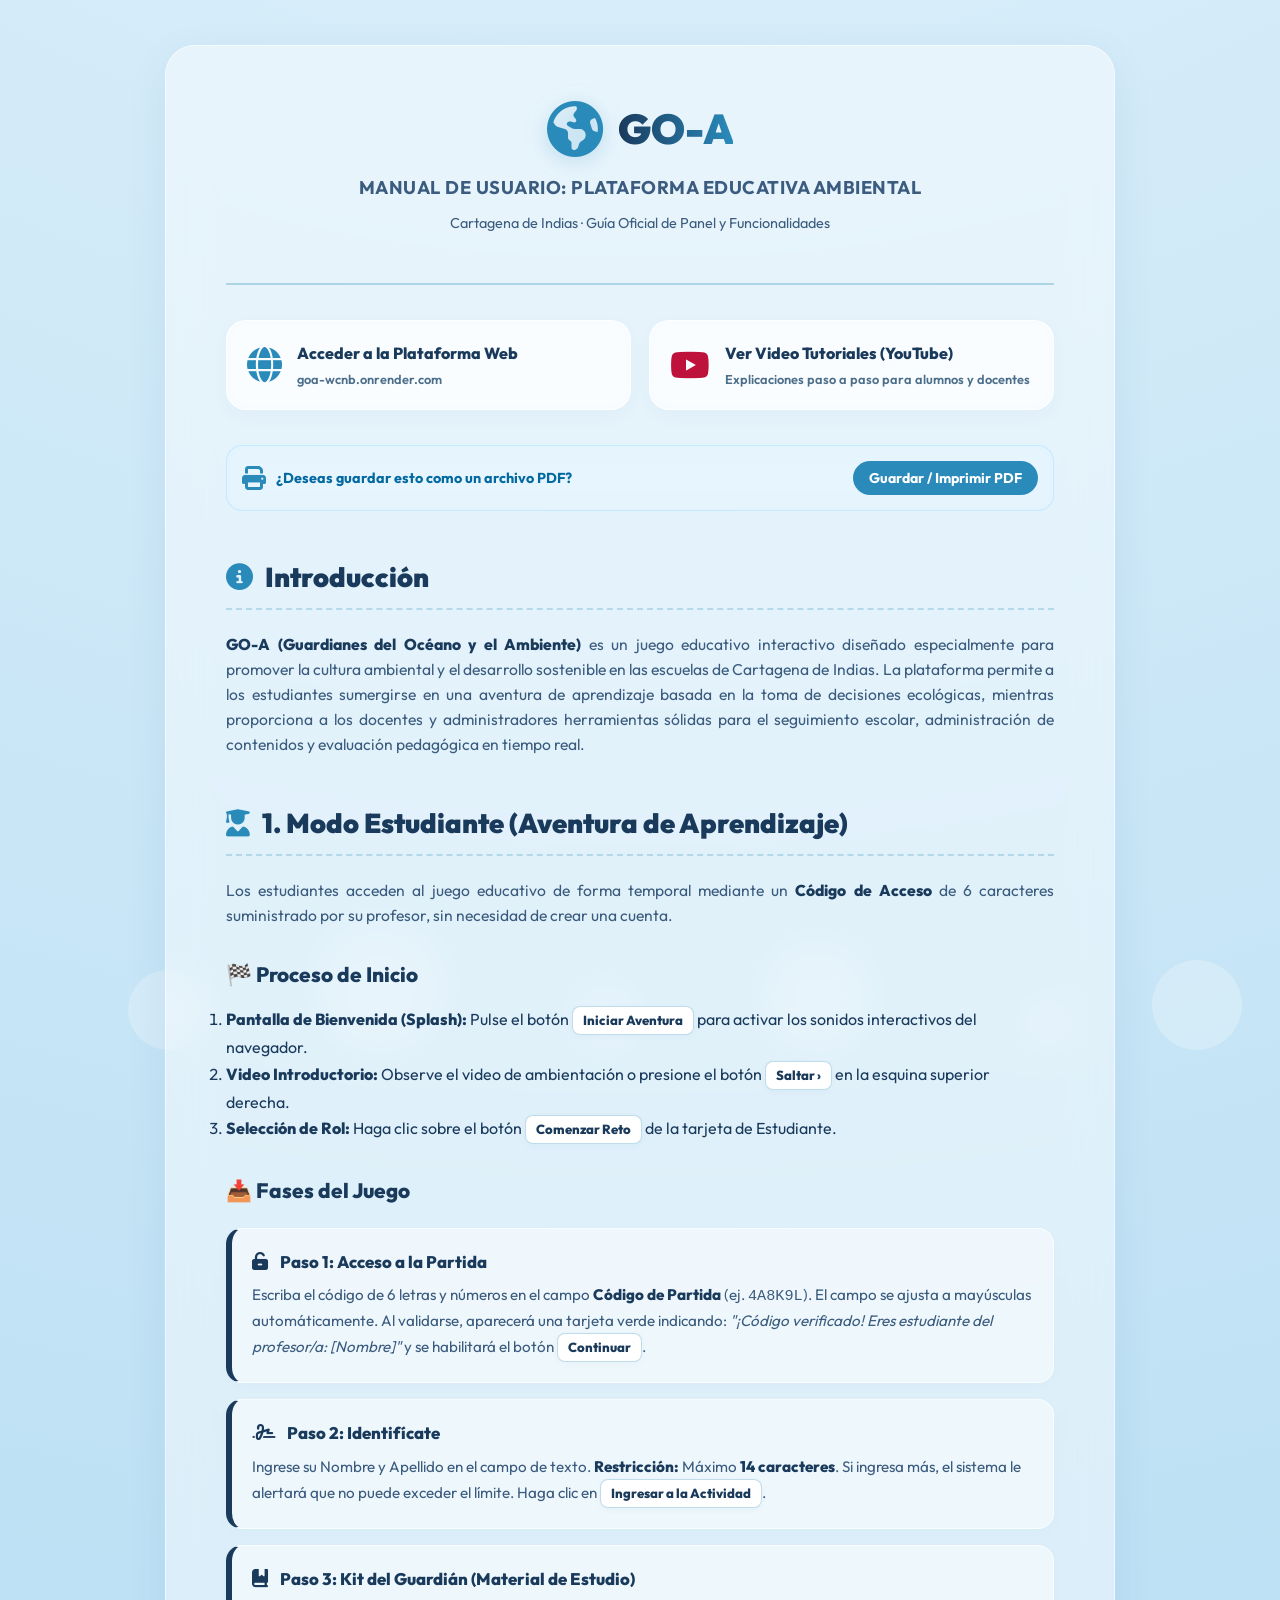
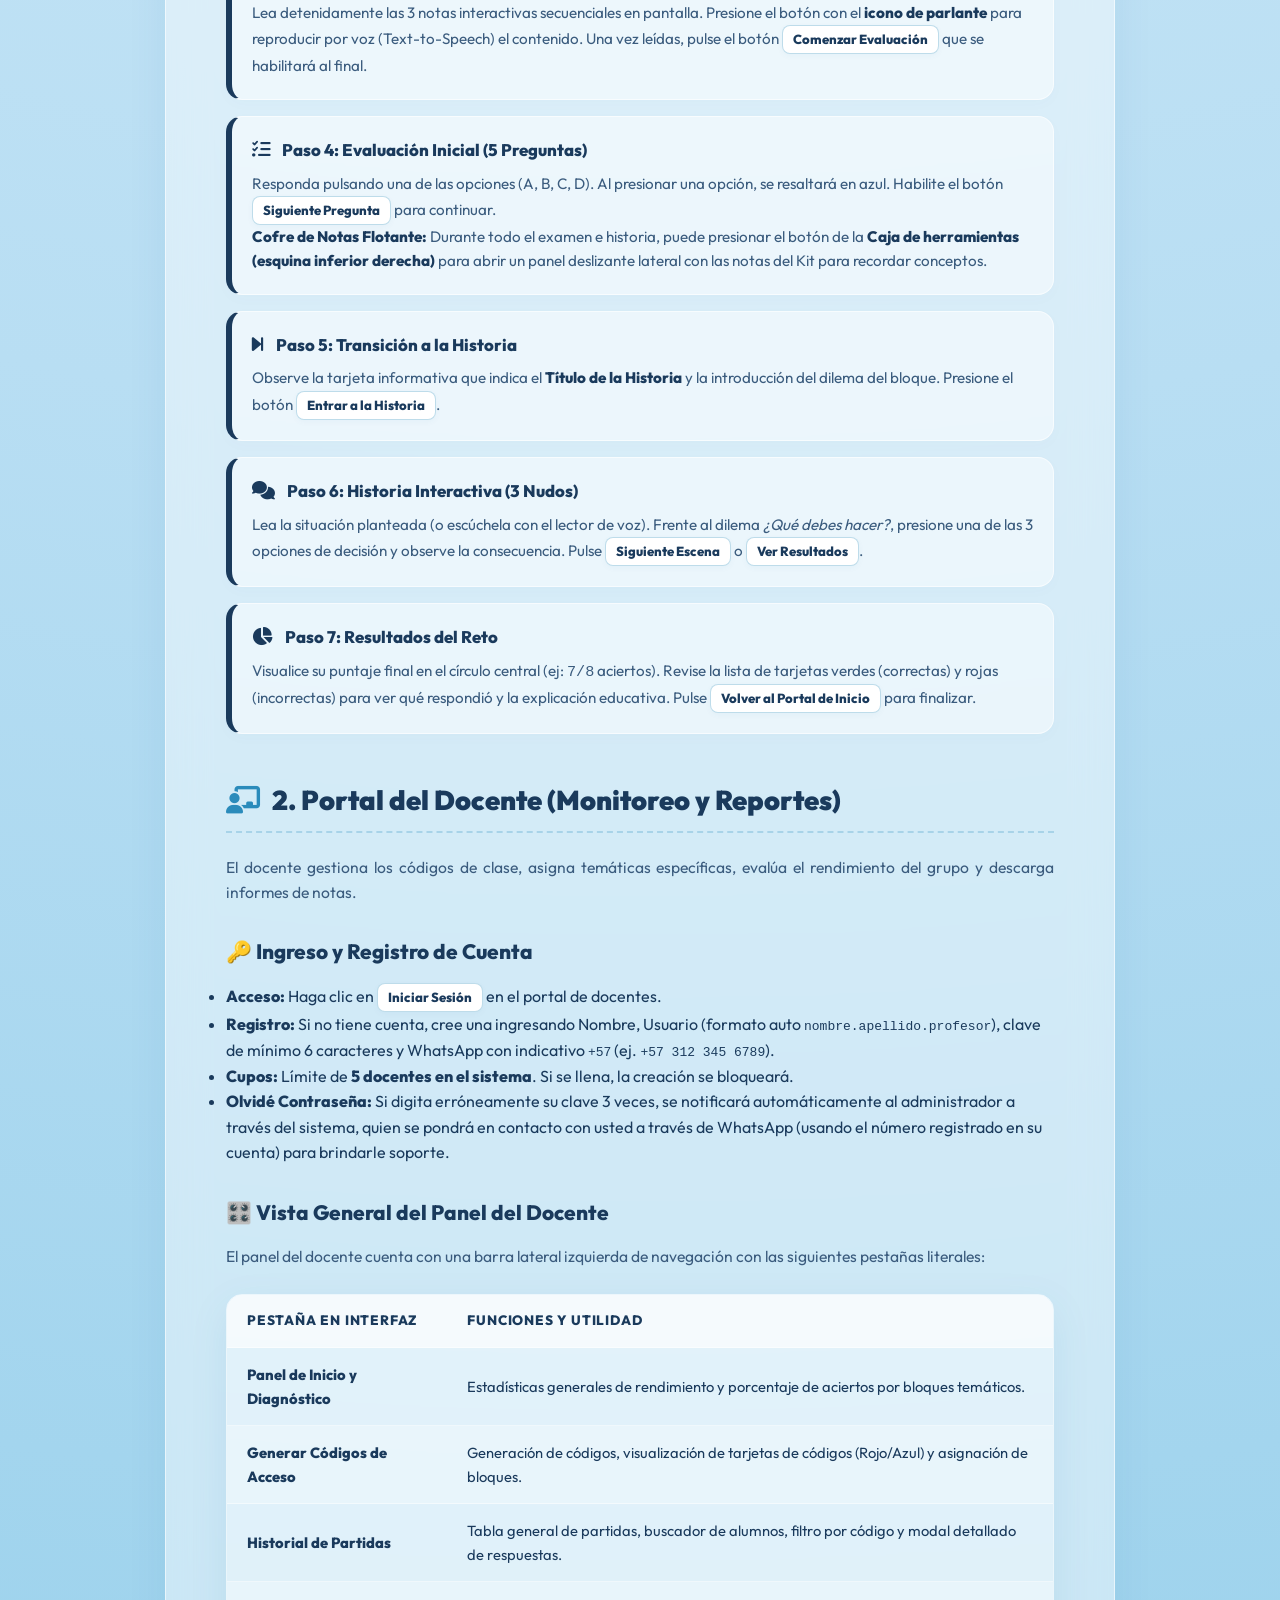
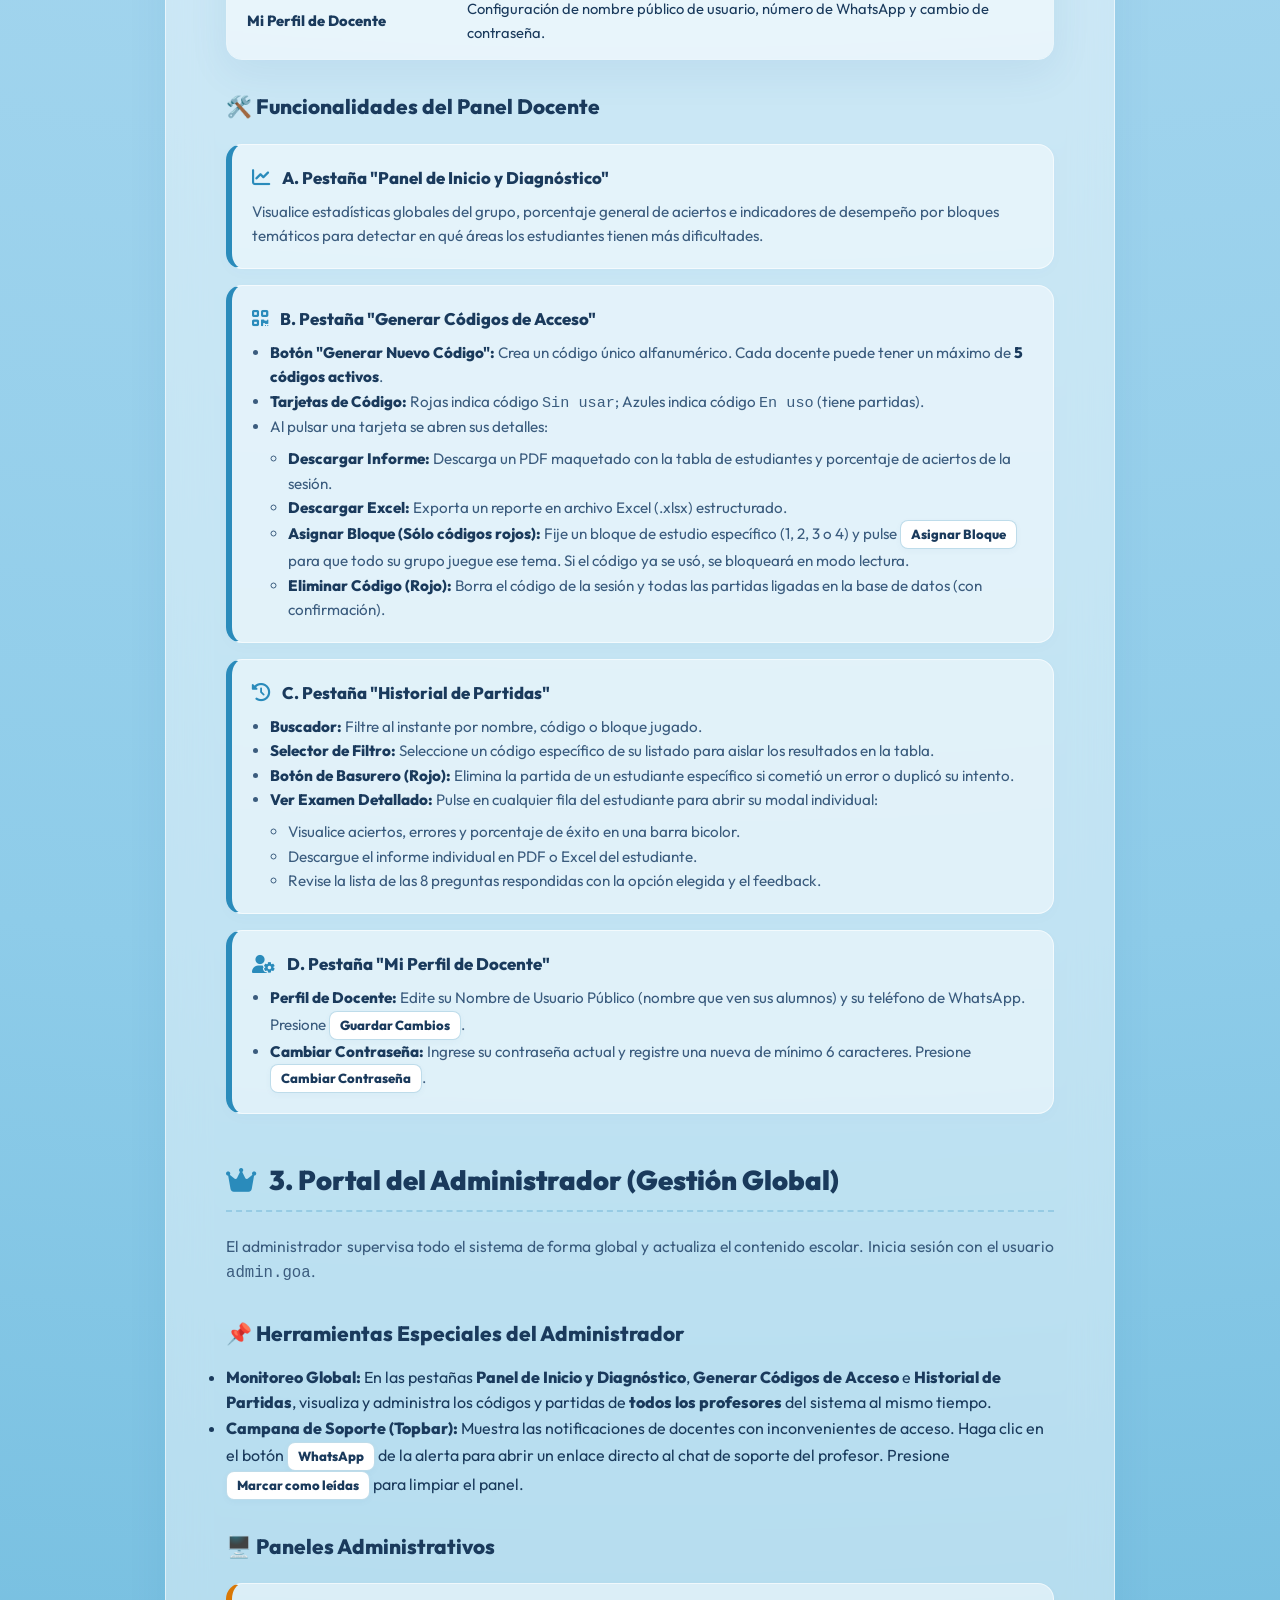
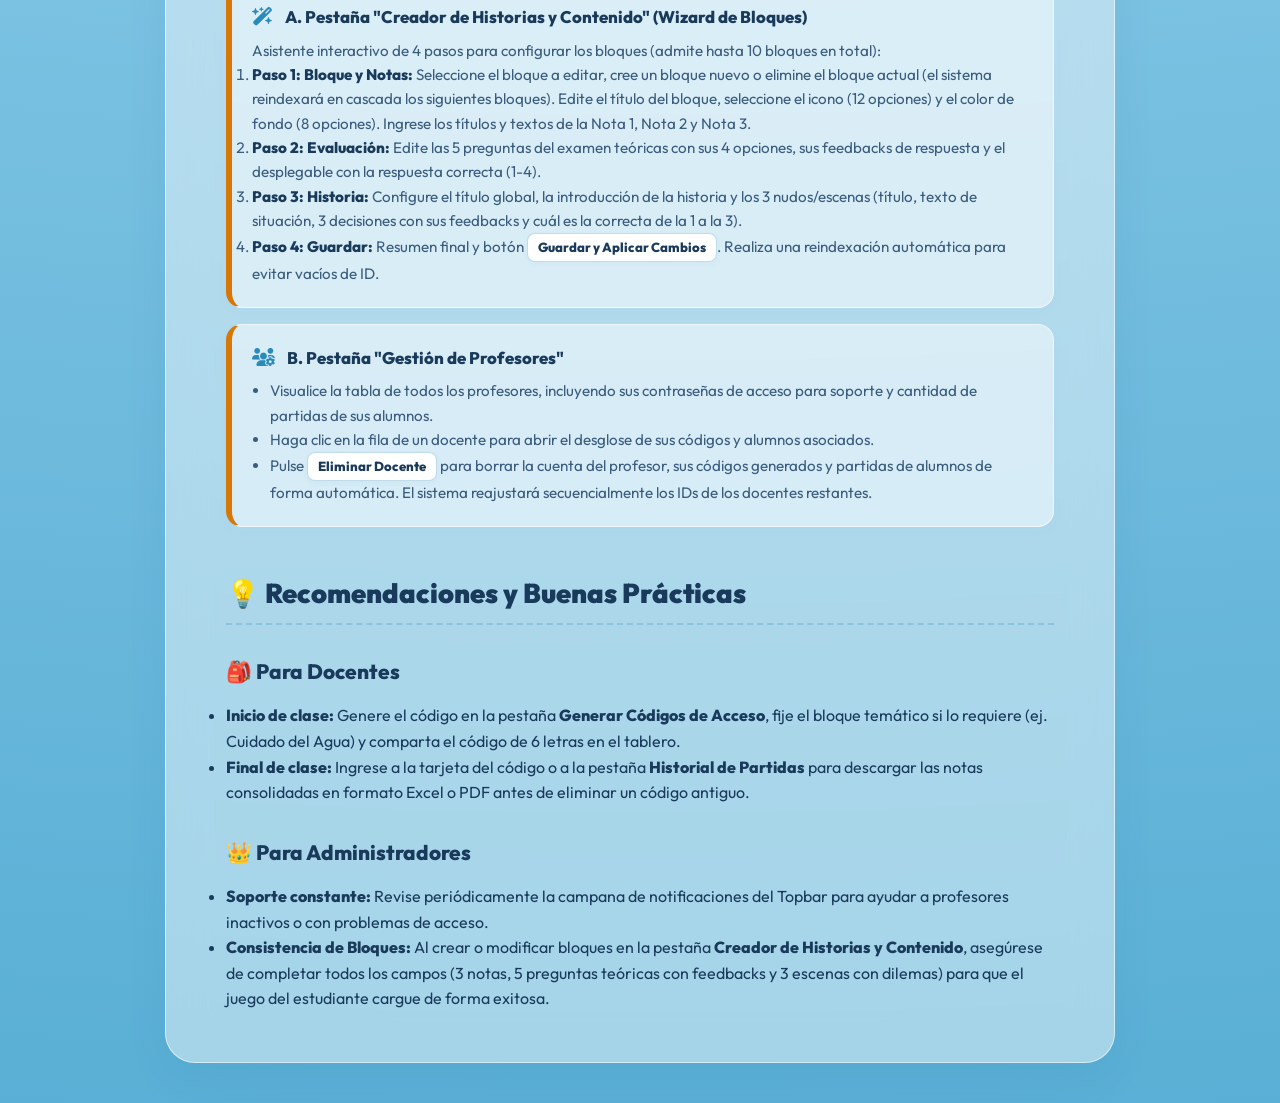
<file: manual_usuario_goa.html>
<!DOCTYPE html>
<html lang="es">
<head>
    <meta charset="UTF-8">
    <meta name="viewport" content="width=device-width, initial-scale=1.0">
    <title>Manual de Usuario - GO-A</title>
    <!-- Google Fonts -->
    <link rel="preconnect" href="https://fonts.googleapis.com">
    <link rel="preconnect" href="https://fonts.gstatic.com" crossorigin>
    <link href="https://fonts.googleapis.com/css2?family=Outfit:wght@300;400;600;700;800;900&display=swap" rel="stylesheet">
    <!-- FontAwesome for Icons -->
    <link rel="stylesheet" href="https://cdnjs.cloudflare.com/ajax/libs/font-awesome/6.4.0/css/all.min.css">
    <style>
        :root {
            /* Themes colors from GO-A platform */
            --bg-secondary: rgba(255, 255, 255, 0.42);
            --bg-card: rgba(255, 255, 255, 0.42);
            --border-color: rgba(255, 255, 255, 0.55);
            --border-glow: rgba(42, 139, 187, 0.3);
            
            --accent-indigo: #2a8bbb; /* Ocean Blue */
            --accent-purple: #45a2d8; /* Light Ocean Blue */
            --accent-glow: #1a3a5c;   /* Dark Ocean Blue */
            --accent-emerald: #298552; /* Forest Green */
            --accent-rose: #be123c;   /* Rose Red */
            --accent-gold: #d97706;   /* Golden Amber */
            
            --text-primary: #1a3a5c;   /* Very dark slate/blue */
            --text-secondary: #3b5c7e; /* Medium dark slate/blue */
            --text-muted: #4b6e8a;     /* Muted blue */
            
            --shadow-premium: 0 12px 40px rgba(30, 90, 150, 0.08);
            --transition-smooth: all 0.3s cubic-bezier(0.165, 0.84, 0.44, 1);
        }

        * {
            margin: 0;
            padding: 0;
            box-sizing: border-box;
        }

        body {
            font-family: 'Outfit', sans-serif;
            background: radial-gradient(circle at 50% -20%, #e8f5fd 0%, #b8def3 45%, #8ecce9 75%, #59afd5 100%);
            color: var(--text-primary);
            line-height: 1.6;
            padding: 45px 20px;
            min-height: 100vh;
            position: relative;
            overflow-x: hidden;
            -webkit-text-size-adjust: 100%;
        }

        /* Floating Oceanic Bubbles Background */
        .bubble {
            position: fixed;
            border-radius: 50%;
            background: rgba(255, 255, 255, 0.25);
            bottom: -150px;
            z-index: -1;
            pointer-events: none;
            animation: float-up 12s infinite ease-in-out;
        }

        .bubble:nth-child(1) { width: 80px; height: 80px; left: 10%; animation-duration: 10s; animation-delay: 0s; }
        .bubble:nth-child(2) { width: 120px; height: 120px; left: 25%; animation-duration: 14s; animation-delay: 2s; }
        .bubble:nth-child(3) { width: 60px; height: 60px; left: 45%; animation-duration: 9s; animation-delay: 1s; }
        .bubble:nth-child(4) { width: 100px; height: 100px; left: 60%; animation-duration: 16s; animation-delay: 3s; }
        .bubble:nth-child(5) { width: 50px; height: 50px; left: 80%; animation-duration: 8s; animation-delay: 0.5s; }
        .bubble:nth-child(6) { width: 90px; height: 90px; left: 90%; animation-duration: 11s; animation-delay: 4s; }

        @keyframes float-up {
            0% {
                transform: translateY(0) scale(1) rotate(0deg);
                opacity: 0;
            }
            10% { opacity: 0.6; }
            90% { opacity: 0.6; }
            100% {
                transform: translateY(-115vh) scale(1.2) rotate(360deg);
                opacity: 0;
            }
        }

        .container {
            max-width: 950px;
            margin: 0 auto;
            background: rgba(255, 255, 255, 0.45);
            border: 1px solid var(--border-color);
            border-radius: 30px;
            padding: 50px 60px;
            box-shadow: var(--shadow-premium);
            backdrop-filter: blur(20px);
            -webkit-backdrop-filter: blur(20px);
            position: relative;
            z-index: 2;
        }

        header {
            text-align: center;
            border-bottom: 2px solid rgba(42, 139, 187, 0.3);
            padding-bottom: 30px;
            margin-bottom: 35px;
        }

        .logo-area {
            display: flex;
            align-items: center;
            justify-content: center;
            gap: 15px;
            margin-bottom: 10px;
        }

        .logo-area i {
            font-size: 3.5rem;
            color: var(--accent-indigo);
            filter: drop-shadow(0 4px 10px rgba(42, 139, 187, 0.25));
            animation: pulse-icon 3s infinite ease-in-out;
        }

        @keyframes pulse-icon {
            0%, 100% { transform: scale(1); }
            50% { transform: scale(1.06); }
        }

        h1 {
            font-size: 2.6rem;
            font-weight: 900;
            background: linear-gradient(to right, #1a3a5c, #2a8bbb);
            -webkit-background-clip: text;
            background-clip: text;
            -webkit-text-fill-color: transparent;
            letter-spacing: -0.5px;
        }

        .subtitle {
            font-size: 1.15rem;
            color: var(--text-secondary);
            font-weight: 700;
            margin-top: 5px;
            text-transform: uppercase;
            letter-spacing: 0.5px;
        }

        /* Resource Links styling */
        .resources-bar {
            display: grid;
            grid-template-columns: repeat(auto-fit, minmax(260px, 1fr));
            gap: 18px;
            margin-bottom: 35px;
        }

        .resource-card {
            background: rgba(255, 255, 255, 0.65);
            border: 1px solid rgba(255, 255, 255, 0.7);
            border-radius: 20px;
            padding: 20px;
            display: flex;
            align-items: center;
            gap: 15px;
            box-shadow: 0 6px 20px rgba(30, 90, 150, 0.03);
            text-decoration: none;
            backdrop-filter: blur(10px);
            -webkit-backdrop-filter: blur(10px);
            transition: var(--transition-smooth);
        }

        .resource-card:hover {
            transform: translateY(-3px);
            box-shadow: 0 10px 25px rgba(30, 90, 150, 0.1);
            border-color: var(--accent-indigo);
            background: rgba(255, 255, 255, 0.85);
        }

        .resource-card i {
            font-size: 2.2rem;
            flex-shrink: 0;
        }

        .resource-info {
            display: flex;
            flex-direction: column;
            gap: 2px;
        }

        .resource-title {
            font-size: 1rem;
            font-weight: 800;
            color: var(--text-primary);
        }

        .resource-desc {
            font-size: 0.8rem;
            color: var(--text-muted);
            font-weight: 600;
        }

        h2 {
            font-size: 1.7rem;
            font-weight: 900;
            color: var(--text-primary);
            margin-top: 45px;
            margin-bottom: 22px;
            border-bottom: 2px dashed rgba(42, 139, 187, 0.25);
            padding-bottom: 8px;
            display: flex;
            align-items: center;
            gap: 12px;
        }

        h2 i {
            color: var(--accent-indigo);
        }

        h3 {
            font-size: 1.3rem;
            font-weight: 800;
            color: var(--text-primary);
            margin-top: 30px;
            margin-bottom: 15px;
            display: flex;
            align-items: center;
            gap: 8px;
        }

        p {
            margin-bottom: 18px;
            color: var(--text-secondary);
            font-size: 0.98rem;
            text-align: justify;
        }

        strong {
            font-weight: 800;
            color: var(--text-primary);
        }

        /* Documentation step-cards instead of bullets */
        .step-cards {
            display: flex;
            flex-direction: column;
            gap: 16px;
            margin: 20px 0 30px 0;
        }

        .doc-card {
            background: rgba(255, 255, 255, 0.5);
            border: 1px solid rgba(255, 255, 255, 0.6);
            border-left: 6px solid var(--accent-indigo);
            border-radius: 16px;
            padding: 20px;
            box-shadow: 0 4px 15px rgba(30, 90, 150, 0.02);
            transition: var(--transition-smooth);
        }

        .doc-card:hover {
            transform: translateX(4px);
            background: rgba(255, 255, 255, 0.75);
            border-color: rgba(42, 139, 187, 0.4);
            box-shadow: 0 6px 20px rgba(30, 90, 150, 0.05);
        }

        .doc-card.card-student { border-left-color: var(--accent-green); }
        .doc-card.card-teacher { border-left-color: var(--accent-indigo); }
        .doc-card.card-admin { border-left-color: var(--accent-gold); }

        .card-header {
            display: flex;
            align-items: center;
            gap: 12px;
            margin-bottom: 8px;
        }

        .card-header i {
            font-size: 1.15rem;
            color: var(--accent-indigo);
        }
        .doc-card.card-student .card-header i { color: var(--accent-green); }
        .doc-card.card-admin .doc-card.card-student .card-header i { color: var(--accent-gold); }

        .card-title {
            font-size: 1.05rem;
            font-weight: 800;
            color: var(--text-primary);
        }

        .card-body {
            font-size: 0.95rem;
            color: var(--text-secondary);
        }

        .card-body ul {
            padding-left: 18px;
            margin-top: 8px;
            margin-bottom: 0;
        }

        /* Responsive Flowchart Diagram */
        .nav-flowchart {
            display: flex;
            flex-direction: column;
            align-items: center;
            gap: 12px;
            margin: 35px 0;
            width: 100%;
        }

        .flow-step {
            background: rgba(255, 255, 255, 0.85);
            border: 2px solid var(--accent-indigo);
            color: var(--text-primary);
            padding: 12px 22px;
            border-radius: 16px;
            font-weight: 800;
            font-size: 0.95rem;
            text-align: center;
            box-shadow: 0 4px 15px rgba(30, 90, 150, 0.05);
            display: flex;
            align-items: center;
            gap: 10px;
            transition: var(--transition-smooth);
            margin: 4px 0; /* Add margin default to avoid touching on print wrap */
        }

        .flow-step:hover {
            transform: scale(1.03);
            border-color: var(--accent-purple);
        }

        .flow-branch {
            display: flex;
            gap: 20px;
            width: 100%;
            justify-content: center;
            flex-wrap: wrap;
        }

        .flow-column {
            display: flex;
            flex-direction: column;
            align-items: center;
            gap: 12px;
            flex: 1;
            min-width: 240px;
            max-width: 420px;
            background: rgba(255, 255, 255, 0.35);
            padding: 20px;
            border-radius: 20px;
            border: 1px solid rgba(255, 255, 255, 0.5);
            backdrop-filter: blur(10px);
            -webkit-backdrop-filter: blur(10px);
        }

        .flow-arrow {
            color: var(--accent-indigo);
            font-size: 1.2rem;
            animation: bounce 2.5s infinite ease-in-out;
        }

        @keyframes bounce {
            0%, 100% { transform: translateY(0); }
            50% { transform: translateY(4px); }
        }

        .flow-label {
            font-size: 0.75rem;
            font-weight: 900;
            color: var(--text-muted);
            text-transform: uppercase;
            letter-spacing: 1.5px;
            margin-bottom: 4px;
        }

        .flow-step.student {
            border-color: var(--accent-green);
            background: rgba(240, 253, 244, 0.9);
        }

        .flow-step.admin {
            border-color: var(--accent-gold);
            background: rgba(255, 251, 235, 0.9);
        }

        /* Responsive Tables Wrapper */
        .table-wrapper {
            width: 100%;
            overflow-x: auto;
            -webkit-overflow-scrolling: touch;
            margin: 25px 0;
            border-radius: 16px;
            border: 1px solid rgba(255, 255, 255, 0.6);
            box-shadow: var(--shadow-premium);
        }

        table {
            width: 100%;
            border-collapse: collapse;
            margin: 0;
            font-size: 0.92rem;
            min-width: 580px;
            background: rgba(255, 255, 255, 0.4);
        }

        th, td {
            padding: 15px 20px;
            border: none;
            border-bottom: 1px solid rgba(255, 255, 255, 0.5);
            text-align: left;
        }

        th {
            background-color: rgba(255, 255, 255, 0.65);
            color: var(--text-primary);
            font-weight: 800;
            font-size: 0.85rem;
            text-transform: uppercase;
            letter-spacing: 0.8px;
        }

        tr:last-child td {
            border-bottom: none;
        }

        tr:nth-child(even) {
            background-color: rgba(255, 255, 255, 0.25);
        }

        /* Alert boxes */
        .alert-box {
            background: rgba(255, 255, 255, 0.45);
            border-left: 6px solid var(--accent-indigo);
            padding: 16px 20px;
            border-radius: 0 16px 16px 0;
            margin: 25px 0;
            font-size: 0.95rem;
            border-top: 1px solid rgba(255, 255, 255, 0.5);
            border-bottom: 1px solid rgba(255, 255, 255, 0.5);
            border-right: 1px solid rgba(255, 255, 255, 0.5);
        }

        .alert-box.alert-student { border-left-color: var(--accent-green); }
        .alert-box.alert-admin { border-left-color: var(--accent-gold); }

        .alert-box p {
            margin: 0;
            color: var(--text-secondary);
            font-weight: 600;
        }

        /* Buttons references styling */
        .btn-ref {
            display: inline-block;
            background: #ffffff;
            color: var(--text-primary);
            padding: 3px 10px;
            border-radius: 8px;
            font-family: 'Outfit', sans-serif;
            font-size: 0.82rem;
            font-weight: 800;
            border: 1px solid rgba(42, 139, 187, 0.3);
            white-space: nowrap;
            box-shadow: 0 2px 6px rgba(30, 90, 150, 0.04);
        }

        /* Responsive Breakpoints */
        @media (max-width: 768px) {
            body {
                padding: 20px 10px;
            }

            .container {
                padding: 30px 15px;
                border-radius: 20px;
            }

            header {
                padding-bottom: 20px;
                margin-bottom: 25px;
            }

            .logo-area i {
                font-size: 2.8rem;
            }

            h1 {
                font-size: 1.8rem;
            }

            .subtitle {
                font-size: 0.95rem;
            }

            h2 {
                font-size: 1.35rem;
                margin-top: 35px;
                padding-bottom: 6px;
            }

            h3 {
                font-size: 1.15rem;
                margin-top: 20px;
            }

            p, .card-body {
                font-size: 0.92rem;
            }

            .resources-bar {
                grid-template-columns: 1fr;
                gap: 12px;
                margin-bottom: 25px;
            }

            .resource-card {
                padding: 16px;
            }

            /* FLOWCHART MOBILE ADAPTABILITY REDESIGN (KEEP BRANCHES SIDE-BY-SIDE) */
            .nav-flowchart {
                gap: 8px !important;
                margin: 25px 0 !important;
            }

            .nav-flowchart > .flow-branch {
                flex-wrap: nowrap !important; /* Force side-by-side columns to show branching */
                gap: 8px !important;
            }

            .flow-column {
                min-width: 140px !important;
                flex: 1 !important;
                padding: 10px !important;
                border-radius: 12px !important;
                gap: 8px !important;
            }

            /* Make subrows stack inside the column instead of side-by-side */
            .flow-column .flow-branch {
                flex-direction: column !important;
                gap: 6px !important;
                flex-wrap: nowrap !important;
            }

            .flow-step {
                padding: 8px 6px !important;
                font-size: 0.76rem !important;
                border-radius: 10px !important;
                flex-direction: column !important; /* Stack icon on top of text to save width */
                gap: 4px !important;
                width: 100% !important;
                margin: 0 !important;
            }

            .flow-step i {
                font-size: 1rem !important;
            }

            .flow-label {
                font-size: 0.65rem !important;
                letter-spacing: 0.5px !important;
                margin-bottom: 2px !important;
            }

            .flow-column p {
                font-size: 0.72rem !important;
                line-height: 1.3 !important;
                margin: 0 !important;
            }

            .flow-arrow {
                font-size: 0.9rem !important;
            }
        }

        /* Print styling optimized for PDF export */
        @media print {
            body {
                background: #ffffff !important;
                color: #1a3a5c !important;
                padding: 0 !important;
            }

            .container {
                border: none !important;
                box-shadow: none !important;
                padding: 0 !important;
                max-width: 100% !important;
                background: transparent !important;
                backdrop-filter: none !important;
            }

            .no-print, .bubble {
                display: none !important;
            }

            /* Force printing of background colors and borders */
            * {
                -webkit-print-color-adjust: exact !important;
                print-color-adjust: exact !important;
            }

            /* Spacing and page breaks */
            h2, h3, .doc-card, .table-wrapper, .nav-flowchart {
                page-break-inside: avoid !important;
                break-inside: avoid !important;
            }

            h2 {
                margin-top: 35px !important;
                border-bottom: 2px solid rgba(42, 139, 187, 0.3) !important;
            }

            /* Clean backgrounds for print cards */
            .doc-card {
                background: #f8fafc !important;
                border: 1px solid #cbd5e1 !important;
                border-left: 6px solid var(--accent-indigo) !important;
                margin-bottom: 15px !important;
                padding: 15px !important;
            }
            
            .doc-card.card-student { border-left-color: var(--accent-green) !important; background-color: #f0fdf4 !important; }
            .doc-card.card-admin { border-left-color: var(--accent-gold) !important; background-color: #fffbeb !important; }

            .flow-column {
                background: #f8fafc !important;
                border: 1px solid #cbd5e1 !important;
                padding: 15px !important;
                margin-bottom: 10px !important;
            }

            .flow-step {
                background: #ffffff !important;
                border: 2px solid var(--accent-indigo) !important;
                margin: 8px 0 !important;
                box-shadow: none !important;
                padding: 8px 14px !important;
            }
            .flow-step.student { border-color: var(--accent-green) !important; background-color: #f0fdf4 !important; }
            .flow-step.admin { border-color: var(--accent-gold) !important; background-color: #fffbeb !important; }
            
            .btn-ref {
                background: #f1f5f9 !important;
                border: 1px solid #cbd5e1 !important;
            }
        }
    </style>
</head>
<body>
    <!-- Floating bubbles elements -->
    <div class="bubble"></div>
    <div class="bubble"></div>
    <div class="bubble"></div>
    <div class="bubble"></div>
    <div class="bubble"></div>
    <div class="bubble"></div>

    <div class="container">
        <header>
            <div class="logo-area">
                <i class="fa-solid fa-earth-americas"></i>
                <h1>GO-A</h1>
            </div>
            <div class="subtitle">Manual de Usuario: Plataforma Educativa Ambiental</div>
            <p style="text-align: center; font-size: 0.9rem; margin-top: 10px;">Cartagena de Indias · Guía Oficial de Panel y Funcionalidades</p>
        </header>

        <!-- Seccion de Enlaces Interactivos Directos -->
        <section class="resources-bar no-print">
            <a href="https://goa-wcnb.onrender.com" target="_blank" class="resource-card">
                <i class="fa-solid fa-globe" style="color: var(--accent-indigo);"></i>
                <div class="resource-info">
                    <span class="resource-title">Acceder a la Plataforma Web</span>
                    <span class="resource-desc">goa-wcnb.onrender.com</span>
                </div>
            </a>
            <a href="https://youtube.com/playlist?list=PLEicLP17_e7c&si=abfnRF0KE0c8T350" target="_blank" class="resource-card">
                <i class="fa-brands fa-youtube" style="color: var(--accent-rose);"></i>
                <div class="resource-info">
                    <span class="resource-title">Ver Video Tutoriales (YouTube)</span>
                    <span class="resource-desc">Explicaciones paso a paso para alumnos y docentes</span>
                </div>
            </a>
        </section>

        <section class="no-print" style="background: rgba(224, 242, 254, 0.6); border: 1px solid rgba(186, 230, 253, 0.8); border-radius: 16px; padding: 15px; margin-bottom: 30px; display: flex; align-items: center; justify-content: space-between; flex-wrap: wrap; gap: 10px; backdrop-filter: blur(10px);">
            <div style="display: flex; align-items: center; gap: 10px;">
                <i class="fa-solid fa-print" style="font-size: 1.5rem; color: var(--accent-indigo);"></i>
                <span style="font-size: 0.9rem; font-weight: 700; color: #0369a1;">¿Deseas guardar esto como un archivo PDF?</span>
            </div>
            <button onclick="window.print()" style="background: var(--accent-indigo); color: white; border: none; padding: 8px 16px; border-radius: 30px; font-family: inherit; font-size: 0.88rem; font-weight: 700; cursor: pointer; transition: background 0.2s;" onmouseover="this.style.background='#1e719c'" onmouseout="this.style.background='var(--accent-indigo)'">
                Guardar / Imprimir PDF
            </button>
        </section>
        <h2><i class="fa-solid fa-circle-info"></i> Introducción</h2>
        <p><strong>GO-A (Guardianes del Océano y el Ambiente)</strong> es un juego educativo interactivo diseñado especialmente para promover la cultura ambiental y el desarrollo sostenible en las escuelas de Cartagena de Indias. La plataforma permite a los estudiantes sumergirse en una aventura de aprendizaje basada en la toma de decisiones ecológicas, mientras proporciona a los docentes y administradores herramientas sólidas para el seguimiento escolar, administración de contenidos y evaluación pedagógica en tiempo real.</p>
        <h2><i class="fa-solid fa-user-graduate"></i> 1. Modo Estudiante (Aventura de Aprendizaje)</h2>
        <p>Los estudiantes acceden al juego educativo de forma temporal mediante un <strong>Código de Acceso</strong> de 6 caracteres suministrado por su profesor, sin necesidad de crear una cuenta.</p>

        <h3>🏁 Proceso de Inicio</h3>
        <ol>
            <li><strong>Pantalla de Bienvenida (Splash):</strong> Pulse el botón <span class="btn-ref">Iniciar Aventura</span> para activar los sonidos interactivos del navegador.</li>
            <li><strong>Video Introductorio:</strong> Observe el video de ambientación o presione el botón <span class="btn-ref">Saltar ›</span> en la esquina superior derecha.</li>
            <li><strong>Selección de Rol:</strong> Haga clic sobre el botón <span class="btn-ref">Comenzar Reto</span> de la tarjeta de Estudiante.</li>
        </ol>

        <h3>📥 Fases del Juego</h3>
        <div class="step-cards">
            <!-- Paso 1 -->
            <div class="doc-card card-student">
                <div class="card-header">
                    <i class="fa-solid fa-unlock-keyhole"></i>
                    <span class="card-title">Paso 1: Acceso a la Partida</span>
                </div>
                <div class="card-body">
                    Escriba el código de 6 letras y números en el campo <strong>Código de Partida</strong> (ej. <code>4A8K9L</code>). El campo se ajusta a mayúsculas automáticamente. Al validarse, aparecerá una tarjeta verde indicando: <em>"¡Código verificado! Eres estudiante del profesor/a: [Nombre]"</em> y se habilitará el botón <span class="btn-ref">Continuar</span>.
                </div>
            </div>

            <!-- Paso 2 -->
            <div class="doc-card card-student">
                <div class="card-header">
                    <i class="fa-solid fa-signature"></i>
                    <span class="card-title">Paso 2: Identifícate</span>
                </div>
                <div class="card-body">
                    Ingrese su Nombre y Apellido en el campo de texto.
                    <strong>Restricción:</strong> Máximo <strong>14 caracteres</strong>. Si ingresa más, el sistema le alertará que no puede exceder el límite. Haga clic en <span class="btn-ref">Ingresar a la Actividad</span>.
                </div>
            </div>

            <!-- Paso 3 -->
            <div class="doc-card card-student">
                <div class="card-header">
                    <i class="fa-solid fa-book-bookmark"></i>
                    <span class="card-title">Paso 3: Kit del Guardián (Material de Estudio)</span>
                </div>
                <div class="card-body">
                    Lea detenidamente las 3 notas interactivas secuenciales en pantalla. Presione el botón con el <strong>icono de parlante</strong> para reproducir por voz (Text-to-Speech) el contenido. Una vez leídas, pulse el botón <span class="btn-ref">Comenzar Evaluación</span> que se habilitará al final.
                </div>
            </div>

            <!-- Paso 4 -->
            <div class="doc-card card-student">
                <div class="card-header">
                    <i class="fa-solid fa-list-check"></i>
                    <span class="card-title">Paso 4: Evaluación Inicial (5 Preguntas)</span>
                </div>
                <div class="card-body">
                    Responda pulsando una de las opciones (A, B, C, D). Al presionar una opción, se resaltará en azul. Habilite el botón <span class="btn-ref">Siguiente Pregunta</span> para continuar.
                    <br>
                    <strong>Cofre de Notas Flotante:</strong> Durante todo el examen e historia, puede presionar el botón de la <strong>Caja de herramientas (esquina inferior derecha)</strong> para abrir un panel deslizante lateral con las notas del Kit para recordar conceptos.
                </div>
            </div>

            <!-- Paso 5 -->
            <div class="doc-card card-student">
                <div class="card-header">
                    <i class="fa-solid fa-forward-step"></i>
                    <span class="card-title">Paso 5: Transición a la Historia</span>
                </div>
                <div class="card-body">
                    Observe la tarjeta informativa que indica el <strong>Título de la Historia</strong> y la introducción del dilema del bloque. Presione el botón <span class="btn-ref">Entrar a la Historia</span>.
                </div>
            </div>

            <!-- Paso 6 -->
            <div class="doc-card card-student">
                <div class="card-header">
                    <i class="fa-solid fa-comments"></i>
                    <span class="card-title">Paso 6: Historia Interactiva (3 Nudos)</span>
                </div>
                <div class="card-body">
                    Lea la situación planteada (o escúchela con el lector de voz). Frente al dilema <em>¿Qué debes hacer?</em>, presione una de las 3 opciones de decisión y observe la consecuencia. Pulse <span class="btn-ref">Siguiente Escena</span> o <span class="btn-ref">Ver Resultados</span>.
                </div>
            </div>

            <!-- Paso 7 -->
            <div class="doc-card card-student">
                <div class="card-header">
                    <i class="fa-solid fa-chart-pie"></i>
                    <span class="card-title">Paso 7: Resultados del Reto</span>
                </div>
                <div class="card-body">
                    Visualice su puntaje final en el círculo central (ej: <code>7/8</code> aciertos). Revise la lista de tarjetas verdes (correctas) y rojas (incorrectas) para ver qué respondió y la explicación educativa. Pulse <span class="btn-ref">Volver al Portal de Inicio</span> para finalizar.
                </div>
            </div>
        </div>

        <h2><i class="fa-solid fa-chalkboard-user"></i> 2. Portal del Docente (Monitoreo y Reportes)</h2>
        <p>El docente gestiona los códigos de clase, asigna temáticas específicas, evalúa el rendimiento del grupo y descarga informes de notas.</p>

        <h3>🔑 Ingreso y Registro de Cuenta</h3>
        <ul>
            <li><strong>Acceso:</strong> Haga clic en <span class="btn-ref">Iniciar Sesión</span> en el portal de docentes.</li>
            <li><strong>Registro:</strong> Si no tiene cuenta, cree una ingresando Nombre, Usuario (formato auto <code>nombre.apellido.profesor</code>), clave de mínimo 6 caracteres y WhatsApp con indicativo <code>+57</code> (ej. <code>+57 312 345 6789</code>).</li>
            <li><strong>Cupos:</strong> Límite de <strong>5 docentes en el sistema</strong>. Si se llena, la creación se bloqueará.</li>
            <li><strong>Olvidé Contraseña:</strong> Si digita erróneamente su clave 3 veces, se notificará automáticamente al administrador a través del sistema, quien se pondrá en contacto con usted a través de WhatsApp (usando el número registrado en su cuenta) para brindarle soporte.</li>
        </ul>

        <h3>🎛️ Vista General del Panel del Docente</h3>
        <p>El panel del docente cuenta con una barra lateral izquierda de navegación con las siguientes pestañas literales:</p>
        
        <div class="table-wrapper">
            <table>
                <thead>
                    <tr>
                        <th>Pestaña en Interfaz</th>
                        <th>Funciones y Utilidad</th>
                    </tr>
                </thead>
                <tbody>
                    <tr>
                        <td><strong>Panel de Inicio y Diagnóstico</strong></td>
                        <td>Estadísticas generales de rendimiento y porcentaje de aciertos por bloques temáticos.</td>
                    </tr>
                    <tr>
                        <td><strong>Generar Códigos de Acceso</strong></td>
                        <td>Generación de códigos, visualización de tarjetas de códigos (Rojo/Azul) y asignación de bloques.</td>
                    </tr>
                    <tr>
                        <td><strong>Historial de Partidas</strong></td>
                        <td>Tabla general de partidas, buscador de alumnos, filtro por código y modal detallado de respuestas.</td>
                    </tr>
                    <tr>
                        <td><strong>Mi Perfil de Docente</strong></td>
                        <td>Configuración de nombre público de usuario, número de WhatsApp y cambio de contraseña.</td>
                    </tr>
                </tbody>
            </table>
        </div>

        <h3>🛠️ Funcionalidades del Panel Docente</h3>

        <div class="step-cards">
            <!-- A -->
            <div class="doc-card card-teacher">
                <div class="card-header">
                    <i class="fa-solid fa-chart-line"></i>
                    <span class="card-title">A. Pestaña "Panel de Inicio y Diagnóstico"</span>
                </div>
                <div class="card-body">
                    Visualice estadísticas globales del grupo, porcentaje general de aciertos e indicadores de desempeño por bloques temáticos para detectar en qué áreas los estudiantes tienen más dificultades.
                </div>
            </div>

            <!-- B -->
            <div class="doc-card card-teacher">
                <div class="card-header">
                    <i class="fa-solid fa-qrcode"></i>
                    <span class="card-title">B. Pestaña "Generar Códigos de Acceso"</span>
                </div>
                <div class="card-body">
                    <ul>
                        <li><strong>Botón "Generar Nuevo Código":</strong> Crea un código único alfanumérico. Cada docente puede tener un máximo de <strong>5 códigos activos</strong>.</li>
                        <li><strong>Tarjetas de Código:</strong> Rojas indica código <code>Sin usar</code>; Azules indica código <code>En uso</code> (tiene partidas).</li>
                        <li>Al pulsar una tarjeta se abren sus detalles:
                            <ul>
                                <li><strong>Descargar Informe:</strong> Descarga un PDF maquetado con la tabla de estudiantes y porcentaje de aciertos de la sesión.</li>
                                <li><strong>Descargar Excel:</strong> Exporta un reporte en archivo Excel (.xlsx) estructurado.</li>
                                <li><strong>Asignar Bloque (Sólo códigos rojos):</strong> Fije un bloque de estudio específico (1, 2, 3 o 4) y pulse <span class="btn-ref">Asignar Bloque</span> para que todo su grupo juegue ese tema. Si el código ya se usó, se bloqueará en modo lectura.</li>
                                <li><strong>Eliminar Código (Rojo):</strong> Borra el código de la sesión y todas las partidas ligadas en la base de datos (con confirmación).</li>
                            </ul>
                        </li>
                    </ul>
                </div>
            </div>

            <!-- C -->
            <div class="doc-card card-teacher">
                <div class="card-header">
                    <i class="fa-solid fa-clock-rotate-left"></i>
                    <span class="card-title">C. Pestaña "Historial de Partidas"</span>
                </div>
                <div class="card-body">
                    <ul>
                        <li><strong>Buscador:</strong> Filtre al instante por nombre, código o bloque jugado.</li>
                        <li><strong>Selector de Filtro:</strong> Seleccione un código específico de su listado para aislar los resultados en la tabla.</li>
                        <li><strong>Botón de Basurero (Rojo):</strong> Elimina la partida de un estudiante específico si cometió un error o duplicó su intento.</li>
                        <li><strong>Ver Examen Detallado:</strong> Pulse en cualquier fila del estudiante para abrir su modal individual:
                            <ul>
                                <li>Visualice aciertos, errores y porcentaje de éxito en una barra bicolor.</li>
                                <li>Descargue el informe individual en PDF o Excel del estudiante.</li>
                                <li>Revise la lista de las 8 preguntas respondidas con la opción elegida y el feedback.</li>
                            </ul>
                        </li>
                    </ul>
                </div>
            </div>

            <!-- D -->
            <div class="doc-card card-teacher">
                <div class="card-header">
                    <i class="fa-solid fa-user-gear"></i>
                    <span class="card-title">D. Pestaña "Mi Perfil de Docente"</span>
                </div>
                <div class="card-body">
                    <ul>
                        <li><strong>Perfil de Docente:</strong> Edite su Nombre de Usuario Público (nombre que ven sus alumnos) y su teléfono de WhatsApp. Presione <span class="btn-ref">Guardar Cambios</span>.</li>
                        <li><strong>Cambiar Contraseña:</strong> Ingrese su contraseña actual y registre una nueva de mínimo 6 caracteres. Presione <span class="btn-ref">Cambiar Contraseña</span>.</li>
                    </ul>
                </div>
            </div>
        </div>

        <h2><i class="fa-solid fa-crown"></i> 3. Portal del Administrador (Gestión Global)</h2>
        <p>El administrador supervisa todo el sistema de forma global y actualiza el contenido escolar. Inicia sesión con el usuario <code>admin.goa</code>.</p>

        <h3>📌 Herramientas Especiales del Administrador</h3>
        
        <ul>
            <li><strong>Monitoreo Global:</strong> En las pestañas <strong>Panel de Inicio y Diagnóstico</strong>, <strong>Generar Códigos de Acceso</strong> e <strong>Historial de Partidas</strong>, visualiza y administra los códigos y partidas de <strong>todos los profesores</strong> del sistema al mismo tiempo.</li>
            <li><strong>Campana de Soporte (Topbar):</strong> Muestra las notificaciones de docentes con inconvenientes de acceso. Haga clic en el botón <span class="btn-ref">WhatsApp</span> de la alerta para abrir un enlace directo al chat de soporte del profesor. Presione <span class="btn-ref">Marcar como leídas</span> para limpiar el panel.</li>
        </ul>

        <h3>🖥️ Paneles Administrativos</h3>

        <div class="step-cards">
            <!-- Story Creator -->
            <div class="doc-card card-admin">
                <div class="card-header">
                    <i class="fa-solid fa-wand-magic-sparkles"></i>
                    <span class="card-title">A. Pestaña "Creador de Historias y Contenido" (Wizard de Bloques)</span>
                </div>
                <div class="card-body">
                    Asistente interactivo de 4 pasos para configurar los bloques (admite hasta 10 bloques en total):
                    <ol>
                        <li><strong>Paso 1: Bloque y Notas:</strong> Seleccione el bloque a editar, cree un bloque nuevo o elimine el bloque actual (el sistema reindexará en cascada los siguientes bloques). Edite el título del bloque, seleccione el icono (12 opciones) y el color de fondo (8 opciones). Ingrese los títulos y textos de la Nota 1, Nota 2 y Nota 3.</li>
                        <li><strong>Paso 2: Evaluación:</strong> Edite las 5 preguntas del examen teóricas con sus 4 opciones, sus feedbacks de respuesta y el desplegable con la respuesta correcta (1-4).</li>
                        <li><strong>Paso 3: Historia:</strong> Configure el título global, la introducción de la historia y los 3 nudos/escenas (título, texto de situación, 3 decisiones con sus feedbacks y cuál es la correcta de la 1 a la 3).</li>
                        <li><strong>Paso 4: Guardar:</strong> Resumen final y botón <span class="btn-ref">Guardar y Aplicar Cambios</span>. Realiza una reindexación automática para evitar vacíos de ID.</li>
                    </ol>
                </div>
            </div>

            <!-- Teachers management -->
            <div class="doc-card card-admin">
                <div class="card-header">
                    <i class="fa-solid fa-users-gear"></i>
                    <span class="card-title">B. Pestaña "Gestión de Profesores"</span>
                </div>
                <div class="card-body">
                    <ul>
                        <li>Visualice la tabla de todos los profesores, incluyendo sus contraseñas de acceso para soporte y cantidad de partidas de sus alumnos.</li>
                        <li>Haga clic en la fila de un docente para abrir el desglose de sus códigos y alumnos asociados.</li>
                        <li>Pulse <span class="btn-ref">Eliminar Docente</span> para borrar la cuenta del profesor, sus códigos generados y partidas de alumnos de forma automática. El sistema reajustará secuencialmente los IDs de los docentes restantes.</li>
                    </ul>
                </div>
            </div>
        </div>

        <h2>💡 Recomendaciones y Buenas Prácticas</h2>
        
        <h3>🎒 Para Docentes</h3>
        <ul>
            <li><strong>Inicio de clase:</strong> Genere el código en la pestaña <strong>Generar Códigos de Acceso</strong>, fije el bloque temático si lo requiere (ej. Cuidado del Agua) y comparta el código de 6 letras en el tablero.</li>
            <li><strong>Final de clase:</strong> Ingrese a la tarjeta del código o a la pestaña <strong>Historial de Partidas</strong> para descargar las notas consolidadas en formato Excel o PDF antes de eliminar un código antiguo.</li>
        </ul>

        <h3>👑 Para Administradores</h3>
        <ul>
            <li><strong>Soporte constante:</strong> Revise periódicamente la campana de notificaciones del Topbar para ayudar a profesores inactivos o con problemas de acceso.</li>
            <li><strong>Consistencia de Bloques:</strong> Al crear o modificar bloques en la pestaña <strong>Creador de Historias y Contenido</strong>, asegúrese de completar todos los campos (3 notas, 5 preguntas teóricas con feedbacks y 3 escenas con dilemas) para que el juego del estudiante cargue de forma exitosa.</li>
        </ul>
    </div>
</body>
</html>
</file>
